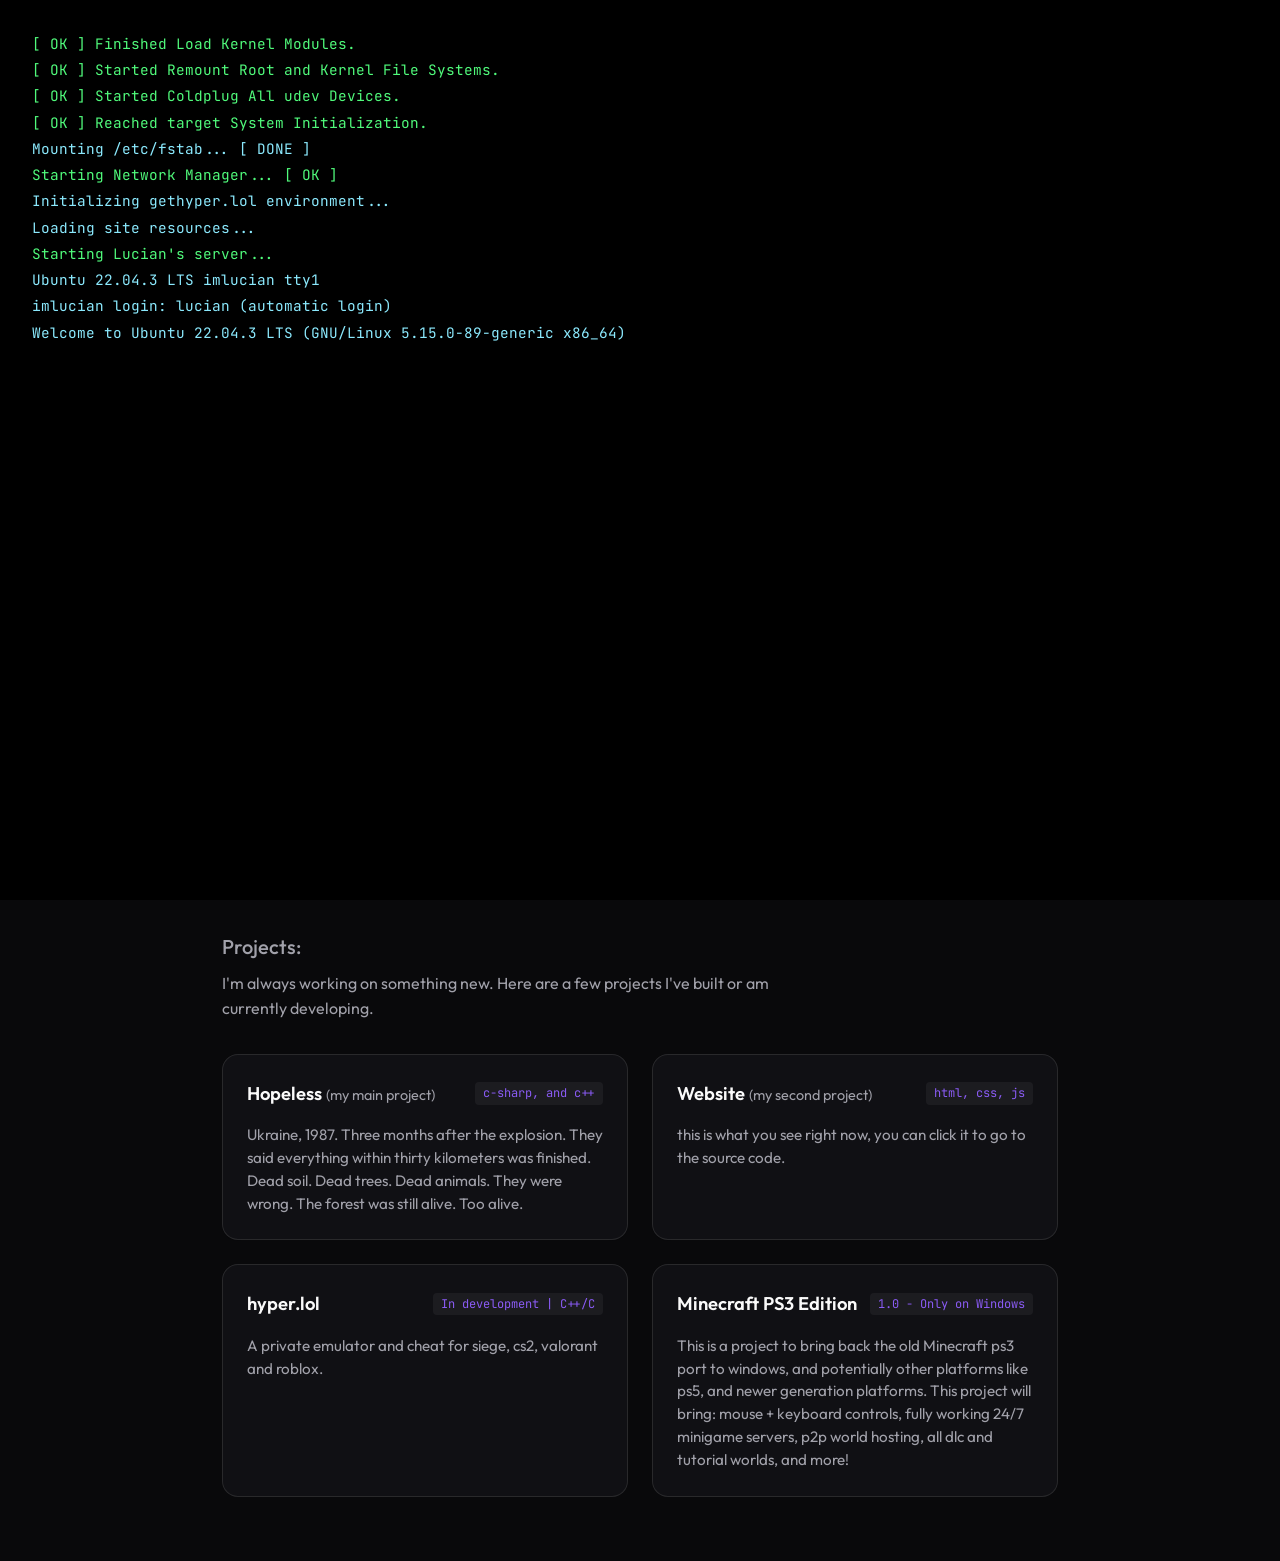
<file: index.html>
<!DOCTYPE html>
<html lang="en">

<head>
    <meta charset="UTF-8">
    <meta name="viewport" content="width=device-width, initial-scale=1.0">
    <title>gethyper.lol | Lucian</title>
    <meta name="description" content="Personal portfolio | Lucian (@lucianland). Developer, creator, and enthusiast.">

    <meta property="og:title" content="gethyper.lol | Lucian">
    <meta property="og:description" content="im a larp :3">
    <meta property="og:url" content="https://gethyper.lol">
    <meta property="og:image" content="images/favicon.ico">
    <meta name="theme-color" content="#09090b">

    <link rel="preconnect" href="https://fonts.googleapis.com">
    <link rel="preconnect" href="https://fonts.gstatic.com" crossorigin>
    <link
        href="https://fonts.googleapis.com/css2?family=Outfit:wght@300;400;500;600&family=JetBrains+Mono:wght@400;500&display=swap"
        rel="stylesheet">

    <link rel="stylesheet" href="css/style.css">
    <script src="js/MusicHandler.js" defer></script>
    <script src="js/Init.js" defer></script>
</head>

<body>
    <div id="LoadingScreen">
        <div class="TerminalContainer" id="TerminalLines">
        </div>
    </div>

    <div class="VideoBackground">
        <video autoplay loop muted playsinline id="BgVideo">
            <source src="" type="video/mp4">
        </video>
        <div class="VideoOverlay"></div>
    </div>

    <div class="CustomCursor">
        <img src="images/Cursor.png" alt="">
    </div>

    <div id="particles-js"></div>

    <main class="Main">
        <audio id="MusicPlayer" src="media/Music.mp3" loop preload="auto"></audio>

        <nav class="SocialRow glass">
            <div class="MusicControls">
                <button class="MusicButton" onclick="ToggleMusic()">
                    <img src="images/Pause.png" id="MusicImage" alt="Toggle Music" width="17" height="17"
                        class="SocialIcon">
                </button>
                <input type="range" id="VolumeSlider" class="VolumeSlider" min="0" max="1" step="0.01" value="0.18"
                    oninput="ChangeVolume(this.value)">
            </div>
        </nav>

        <section class="Hero">
            <h1><span id="Typewriter">Hello there!</span> <span class="Wave">👋</span></h1>
            <p>
                Hi, I'm Lucian. Known online as <span class="Highlight">lucianland</span> across most platforms.
            </p>
            <p>
                I'm a developer building games and exploring interesting stuff.
            </p>
        </section>

        <div class="SocialRow">
            <a href="https://discord.com/users/1410379998250139824" target="_blank" class="SocialButton glass">
                <img src="images/Discord.png" alt="" width="17" height="17" class="SocialIcon">
                <span>@landlucian</span>
            </a>

            <div class="Separator dot"></div>

            <a href="https://github.com/lucianfrthistime" target="_blank" class="SocialButton glass">
                <img src="images/Github.png" alt="" width="17" height="17" class="SocialIcon">
                <span>GitHub</span>
            </a>
            <a href="https://www.youtube.com/@lucianland" target="_blank" class="SocialButton glass">
                <img src="images/YouTube.png" alt="" width="17" height="17" class="SocialIcon">
                <span>YouTube</span>
            </a>
            <a href="https://www.tiktok.com/@lucianagain" target="_blank" class="SocialButton glass">
                <img src="images/TikTok.png" alt="" width="15" height="15" class="SocialIcon">
                <span>TikTok</span>
            </a>
              <a href="http://lucianland-001-site1.ltempurl.com/Profile/Lucian" target="_blank" class="SocialButton glass">
                <span>hyper.lol</span>
            </a>
                <a href="https://forum.necrum.win/index.php?members/lucianland.6451/" target="_blank" class="SocialButton glass">
                <span>Nectrum</span>
            </a>
        </div>

        <div class="Separator-Line"></div>

        <div id="DiscordStatusPlaceholder"></div>

        <section class="Skills">
            <h3>Programming Experience:</h3>
            <div class="Languages">
                <div class="LanguageContainer glass">
                    <img src="images/JS.png" alt="" width="20" height="20" class="SocialIcon">
                    <span>JavaScript <span class="tag">Fluent</span></span>
                </div>
                <div class="LanguageContainer glass">
                    <img src="images/Python.png" alt="" width="20" height="20" class="SocialIcon">
                    <span>Python <span class="tag">Fluent</span></span>
                </div>
                <div class="LanguageContainer glass">
                    <img src="images/CPP.png" alt="" width="20" height="20" class="SocialIcon">
                    <span>C++ <span class="tag">Fluent</span></span>
                </div>
                <div class="LanguageContainer glass">
                    <img src="images/CSharp.png" alt="" width="20" height="20" class="SocialIcon">
                    <span>C# <span class="tag">Fluent</span></span>
                </div>
                <div class="LanguageContainer glass">
                    <img src="images/Rust.png" alt="" width="20" height="20" class="SocialIcon">
                    <span>Rust <span class="tag">Intermediate</span></span>
                </div>
                <div class="LanguageContainer glass">
                    <img src="images/Go.png" alt="" width="20" height="20" class="SocialIcon">
                    <span>Go <span class="tag">Intermediate</span></span>
                </div>
            </div>
        </section>

        <div class="Separator-Line"></div>

        <section class="Projects">
            <h3>Projects:</h3>
            <p class="Desc">I'm always working on something new. Here are a few projects I've built or am currently
                developing.</p>

            <div class="ProjectGrid">
                <a class="ProjectContainer glass" href="/hopeless" target="_blank">
                    <div class="ProjectHeader">
                        <span class="ProjectTitle">Hopeless <span class="dim">(my main project)</span></span>
                        <span class="tag">c-sharp, and c++</span>
                    </div>
                    <p class="ProjectDesc">
                        Ukraine, 1987. Three months after the explosion. They said everything within thirty kilometers
                        was finished. Dead soil. Dead trees. Dead animals. They were wrong. The forest was still alive.
                        Too alive.
                    </p>
                </a>

                <a class="ProjectContainer glass" href="https://github.com/lucianfrthistime/hyper" target="_blank">
                    <div class="ProjectHeader">
                        <span class="ProjectTitle">Website <span class="dim">(my second project)</span></span>
                        <span class="tag">html, css, js</span>
                    </div>
                    <p class="ProjectDesc">
                        this is what you see right now, you can click it to go to the source code.
                    </p>
                </a>

                <a class="ProjectContainer glass" href="/hyperlol" target="_blank">
                    <div class="ProjectHeader">
                        <span class="ProjectTitle">hyper.lol</span>
                        <span class="tag">In development | C++/C</span>
                    </div>
                    <p class="ProjectDesc">
                        A private emulator and cheat for siege, cs2, valorant and roblox.
                    </p>
                </a>
                <a class="ProjectContainer glass" href="/minecraft">
                    <div class="ProjectHeader">
                        <span class="ProjectTitle">Minecraft PS3 Edition</span>
                        <span class="tag">1.0 - Only on Windows</span>
                    </div>
                    <p class="ProjectDesc">
                        This is a project to bring back the old Minecraft ps3 port to windows, and potentially other
                        platforms like ps5, and newer generation platforms.
                        This project will bring: mouse + keyboard controls, fully working 24/7 minigame servers, p2p
                        world hosting, all dlc and tutorial worlds, and more!
                    </p>
                </a>
            </div>
        </section>
    </main>

    <script src="js/particles.js"></script>
    <script>
        function downloadminecraft(event) {
            event.preventDefault();
            const files = [
                "https://cdn.gethyper.lol/minecraft%20ps3%20edition%20windows%20port/Debug.part1.rar",
                "https://cdn.gethyper.lol/minecraft%20ps3%20edition%20windows%20port/Debug.part2.rar",
                "https://cdn.gethyper.lol/minecraft%20ps3%20edition%20windows%20port/Debug.part3.rar",
                "https://cdn.gethyper.lol/minecraft%20ps3%20edition%20windows%20port/Debug.part4.rar"
            ];

            alert("Please allow multiple downloads if your browser asks. If allowed and does not download, then try again.");
            files.forEach((url, index) => {
                setTimeout(() => {
                    const a = document.createElement("a");
                    a.href = url;
                    a.download = decodeURIComponent(url.split('/').pop());
                    a.target = "_blank";
                    document.body.appendChild(a);
                    a.click();
                    document.body.removeChild(a);
                }, index * 800);
            });
        }

        particlesJS("particles-js", {
            particles: {
                number: { value: 60, density: { enable: true, value_area: 800 } },
                color: { value: "#ffffff" },
                shape: { type: "circle" },
                opacity: {
                    value: 0.3,
                    random: true,
                    anim: { enable: true, speed: 0.5, opacity_min: 0.1, sync: false }
                },
                size: {
                    value: 2,
                    random: true,
                    anim: { enable: true, speed: 2, size_min: 0.1, sync: false }
                },
                line_linked: { enable: false },
                move: {
                    enable: true,
                    speed: 1,
                    direction: "none",
                    random: true,
                    straight: false,
                    out_mode: "out",
                    bounce: false,
                }
            },
            interactivity: {
                detect_on: "canvas",
                events: {
                    onhover: { enable: true, mode: "bubble" },
                    onclick: { enable: true, mode: "push" },
                    resize: true
                },
                modes: {
                    bubble: { distance: 200, size: 4, duration: 2, opacity: 0.8, speed: 3 },
                    push: { particles_nb: 4 }
                }
            },
            retina_detect: true
        });
    </script>
</body>

</html>
</file>
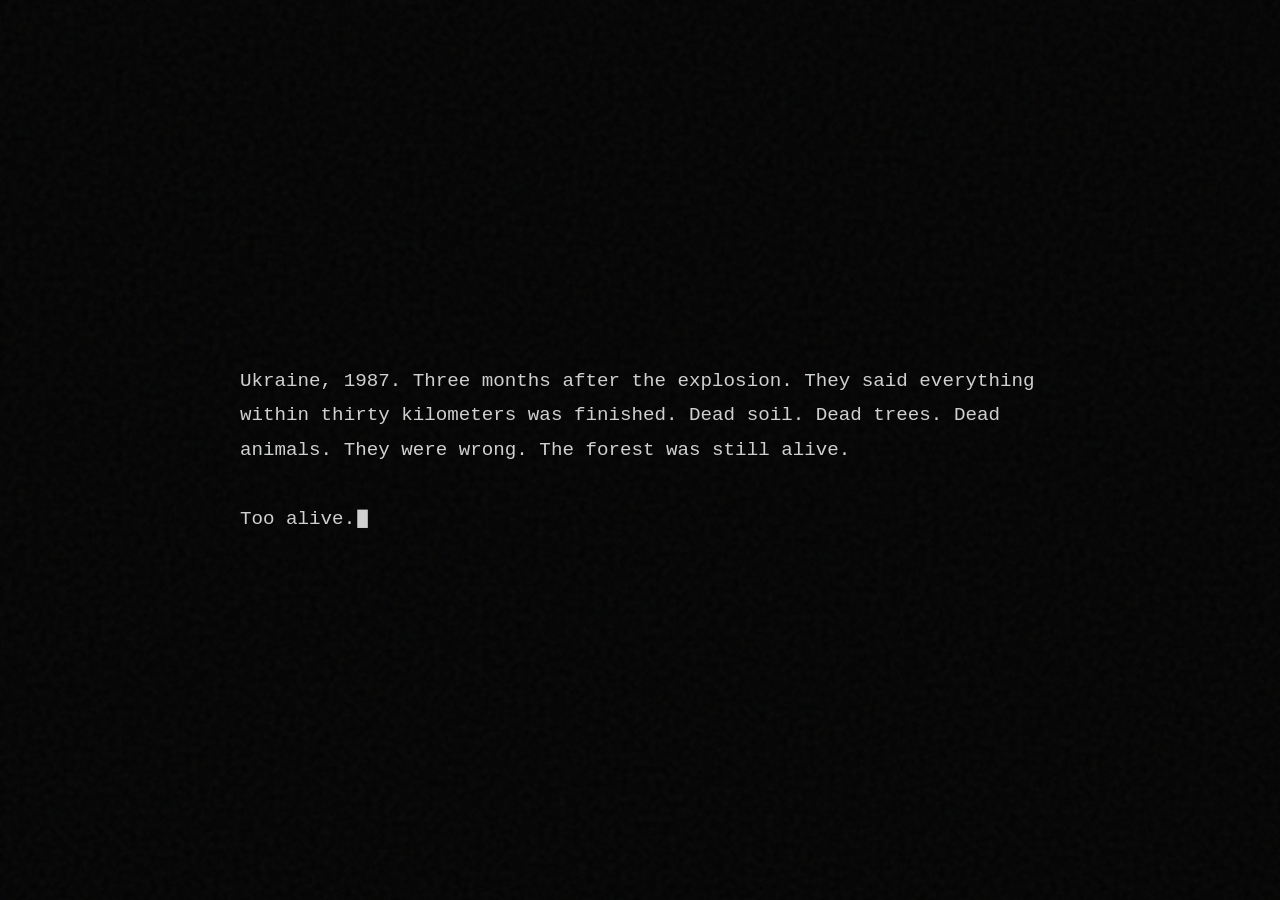
<file: hopeless/index.html>
<!DOCTYPE html>
<html lang="en">

<head>
    <meta charset="UTF-8">
    <meta name="viewport" content="width=device-width, initial-scale=1.0">
    <title>Hopeless</title>
    <style>
        body {
            background-color: #030303;
            color: #d1d1d1;
            font-family: 'Courier New', Courier, monospace;
            display: flex;
            justify-content: center;
            align-items: center;
            height: 100vh;
            margin: 0;
            overflow: hidden;
        }

        .terminal-container {
            max-width: 800px;
            padding: 3rem;
            text-align: left;
            position: relative;
        }

        .glitch-text {
            font-size: 1.2rem;
            line-height: 1.8;
            opacity: 0;
            animation: typeIn 4s steps(60, end) forwards;
            position: relative;
        }

        @keyframes typeIn {
            from {
                opacity: 0;
                clip-path: inset(0 100% 0 0);
            }

            to {
                opacity: 1;
                clip-path: inset(0 0 0 0);
            }
        }

        .enter-link {
            color: #d1d1d1;
            text-decoration: none;
            transition: color 0.3s, text-shadow 0.3s;
            cursor: pointer;
        }

        .enter-link:hover {
            color: #fff;
            text-shadow: 0 0 8px rgba(255, 255, 255, 0.8), 0 0 15px rgba(255, 0, 0, 0.5);
        }

        .cursor::after {
            content: '█';
            animation: blink 1s step-start infinite;
            margin-left: 2px;
            font-size: 1.1rem;
            color: #d1d1d1;
        }

        @keyframes blink {
            50% {
                opacity: 0;
            }
        }

        .noise {
            position: fixed;
            top: 0;
            left: 0;
            width: 100%;
            height: 100%;
            pointer-events: none;
            background: url('data:image/svg+xml,%3Csvg viewBox=\"0 0 200 200\" xmlns=\"http://www.w3.org/2000/svg\"%3E%3Cfilter id=\"noiseFilter\"%3E%3CfeTurbulence type=\"fractalNoise\" baseFrequency=\"0.65\" numOctaves=\"3\" stitchTiles=\"stitch\"/%3E%3C/filter%3E%3Crect width=\"100%25\" height=\"100%25\" filter=\"url(%23noiseFilter)\" opacity=\"0.05\"/%3E%3C/svg%3E');
            z-index: 10;
        }
    </style>
</head>

<body>
    <div class="noise"></div>
    <div class="terminal-container">
        <p class="glitch-text">
            Ukraine, 1987. Three months after the explosion. They said everything within thirty kilometers
            was finished. Dead soil. Dead trees. Dead animals. They were wrong. The forest was still alive.<br><br>
            <a href="/hopeless" class="enter-link">Too alive.</a><span class="cursor"></span>
        </p>
    </div>
</body>

</html>
</file>
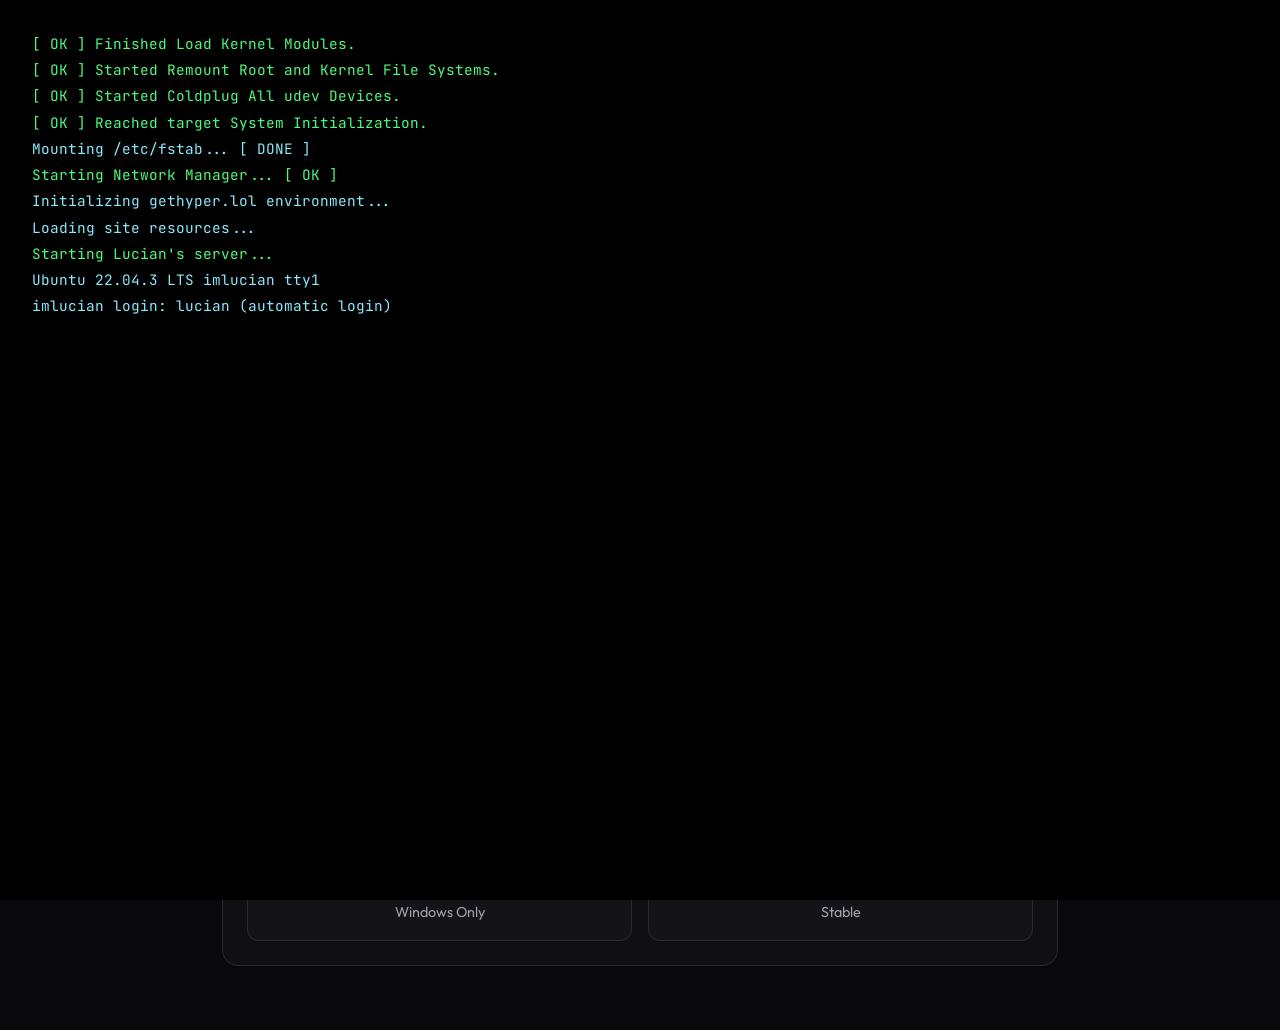
<file: minecraft/index.html>
<!DOCTYPE html>
<html lang="en">

<head>
    <meta charset="UTF-8">
    <meta name="viewport" content="width=device-width, initial-scale=1.0">
    <title>Minecraft PS3 Edition | Lucian</title>
    <meta name="description" content="Minecraft PS3 Edition for Windows by Lucian">

    <meta property="og:title" content="Minecraft PS3 Edition">
    <meta property="og:description" content="Play the legacy console edition on PC.">
    <meta property="og:url" content="https://gethyper.lol/minecraft">
    <meta property="og:image" content="../images/favicon.ico">
    <meta name="theme-color" content="#09090b">

    <link rel="preconnect" href="https://fonts.googleapis.com">
    <link rel="preconnect" href="https://fonts.gstatic.com" crossorigin>
    <link
        href="https://fonts.googleapis.com/css2?family=Outfit:wght@300;400;500;600&family=JetBrains+Mono:wght@400;500&display=swap"
        rel="stylesheet">

    <link rel="stylesheet" href="../css/style.css">
    <script src="../js/MusicHandler.js" defer></script>
    <script src="../js/Init.js" defer></script>

    <style>
        .ReleaseContainer {
            display: flex;
            flex-direction: column;
            gap: 2rem;
            margin-top: 2rem;
        }

        .ChangelogBox {
            padding: 1.5rem;
        }

        .ChangelogBox h2 {
            margin-bottom: 1rem;
            color: var(--accent);
        }

        .ChangelogBox ul {
            list-style-type: none;
            padding-left: 0;
            margin-bottom: 1.5rem;
        }

        .ChangelogBox ul li {
            margin-bottom: 0.5rem;
            position: relative;
            padding-left: 1.5rem;
            color: var(--text-dim);
        }

        .ChangelogBox ul li::before {
            content: '>';
            position: absolute;
            left: 0;
            color: var(--accent);
            font-weight: bold;
        }

        .VersionTag {
            display: inline-block;
            background: rgba(139, 92, 246, 0.1);
            color: var(--accent);
            padding: 0.25rem 0.75rem;
            border-radius: 9999px;
            font-size: 0.875rem;
            font-weight: 500;
            margin-bottom: 1rem;
        }

        .DownloadBtn {
            display: inline-flex;
            align-items: center;
            justify-content: center;
            background: var(--text);
            color: var(--bg);
            padding: 0.875rem 2rem;
            border-radius: 8px;
            font-weight: 600;
            font-size: 1.1rem;
            text-decoration: none;
            transition: all 0.2s;
            cursor: pointer;
            border: none;
            width: 100%;
        }

        .DownloadBtn:hover {
            transform: translateY(-2px);
            box-shadow: 0 4px 12px rgba(250, 250, 250, 0.2);
        }

        .InfoGrid {
            display: grid;
            grid-template-columns: 1fr;
            gap: 1rem;
            margin-top: 2rem;
        }

        @media (min-width: 768px) {
            .InfoGrid {
                grid-template-columns: repeat(2, 1fr);
            }
        }

        .InfoCard {
            padding: 1rem;
            text-align: center;
            border-radius: 12px;
        }

        .InfoCard h4 {
            color: var(--text);
            margin-bottom: 0.5rem;
        }

        .InfoCard p {
            color: var(--text-dim);
            font-size: 0.9rem;
        }
    </style>
</head>

<body>
    <div id="LoadingScreen">
        <div class="TerminalContainer" id="TerminalLines"></div>
    </div>

    <div class="VideoBackground">
        <video autoplay loop muted playsinline id="BgVideo">
            <source src="" type="video/mp4">
        </video>
        <div class="VideoOverlay"></div>
    </div>

    <div class="CustomCursor">
        <img src="../images/Cursor.png" alt="">
    </div>

    <div id="particles-js"></div>

    <main class="Main">
        <audio id="MusicPlayer" src="../media/Music.mp3" loop preload="auto"></audio>

        <nav class="SocialRow glass">
            <div class="NavLogo">
                <svg width="18" height="18" viewBox="0 0 11 10" fill="none" xmlns="http://www.w3.org/2000/svg"
                    class="HeartIcon">
                    <path
                        d="M2 0H3V1H4V2H5V3H6V2H7V1H8V0H9V1H10V2H11V5H10V6H9V7H8V8H7V9H6V10H5V9H4V8H3V7H2V6H1V5H0V2H1V1H2V0Z"
                        fill="#ff0000" />
                    <path
                        d="M3 1H4V2H3V1ZM7 1H8V2H7V1ZM2 1H3V2H2V1ZM8 1H9V2H8V1ZM1 2H2V5H1V2ZM9 2H10V5H9V2ZM2 5H3V6H2V5ZM8 5H9V6H8V5ZM3 6H4V7H3V6ZM7 6H8V7H7V6ZM4 7H5V8H4V7ZM6 7H7V8H6V7ZM5 8H6V9H5V8Z"
                        fill="#7a0000" />
                </svg>
                <a class="Link SiteLink" href="../">Back Home</a>
            </div>

            <div class="MusicControls">
                <button class="MusicButton" onclick="ToggleMusic()">
                    <img src="../images/Pause.png" id="MusicImage" alt="Toggle Music" width="17" height="17"
                        class="SocialIcon">
                </button>
                <input type="range" id="VolumeSlider" class="VolumeSlider" min="0" max="1" step="0.01" value="0.18"
                    oninput="ChangeVolume(this.value)">
            </div>
        </nav>

        <section class="Hero">
            <h1>Minecraft PS3 Edition</h1>
            <p>Experience the legacy console edition brought back to life seamlessly on Windows.</p>
        </section>

        <div class="ReleaseContainer">
            <div class="ChangelogBox glass">
                <span class="VersionTag">Latest Release: v1.0</span>
                <h2>Changelog</h2>
                <ul>
                    <li>Mouse & Keyboard controls fully integrated</li>
                    <li>All legacy DLCs unlocked</li>
                    <li>Performance optimizations for modern hardware</li>
                </ul>

                <div style="display: flex; flex-direction: column; gap: 1rem;">
                    <button class="DownloadBtn" onclick="downloadMinecraftRars(event)">
                        Download Game (password: hyper)
                    </button>

                    <a class="DownloadBtn glass"
                        href="https://cdn.gethyper.lol/minecraft%20ps3%20edition%20windows%20port/tutorial.mp4"
                        target="_blank"
                        style="text-decoration: none; display: flex; align-items: center; justify-content: center; background: rgba(255,255,255,0.05); color: var(--text);">
                        <svg width="20" height="20" viewBox="0 0 24 24" fill="currentColor" style="margin-right: 8px;">
                            <path d="M8 5v14l11-7z" />
                        </svg>
                        Watch Tutorial
                    </a>
                </div>

                <div class="InfoGrid">
                    <div class="InfoCard glass">
                        <h4>Platform</h4>
                        <p>Windows Only</p>
                    </div>
                    <div class="InfoCard glass">
                        <h4>Status</h4>
                        <p>Stable</p>
                    </div>
                </div>
            </div>
        </div>

    </main>

    <script src="../js/particles.js"></script>
    <script>
        function downloadMinecraftRars(event) {
            event.preventDefault();
            const files = [
                "https://cdn.gethyper.lol/minecraft%20ps3%20edition%20windows%20port/Debug.part1.rar",
                "https://cdn.gethyper.lol/minecraft%20ps3%20edition%20windows%20port/Debug.part2.rar",
                "https://cdn.gethyper.lol/minecraft%20ps3%20edition%20windows%20port/Debug.part3.rar",
                "https://cdn.gethyper.lol/minecraft%20ps3%20edition%20windows%20port/Debug.part4.rar"
            ];

            alert("Please allow multiple downloads if your browser asks. If allowed and does not download, then try again.");
            files.forEach((url, index) => {
                setTimeout(() => {
                    const a = document.createElement("a");
                    a.href = url;
                    a.download = decodeURIComponent(url.split('/').pop());
                    a.target = "_blank";
                    document.body.appendChild(a);
                    a.click();
                    document.body.removeChild(a);
                }, index * 800);
            });
        }

        particlesJS("particles-js", {
            particles: {
                number: { value: 60, density: { enable: true, value_area: 800 } },
                color: { value: "#ffffff" },
                shape: { type: "circle" },
                opacity: {
                    value: 0.3,
                    random: true,
                    anim: { enable: true, speed: 0.5, opacity_min: 0.1, sync: false }
                },
                size: {
                    value: 2,
                    random: true,
                    anim: { enable: true, speed: 2, size_min: 0.1, sync: false }
                },
                line_linked: { enable: false },
                move: {
                    enable: true,
                    speed: 1,
                    direction: "none",
                    random: true,
                    straight: false,
                    out_mode: "out",
                    bounce: false,
                }
            },
            interactivity: {
                detect_on: "canvas",
                events: {
                    onhover: { enable: true, mode: "bubble" },
                    onclick: { enable: true, mode: "push" },
                    resize: true
                },
                modes: {
                    bubble: { distance: 200, size: 4, duration: 2, opacity: 0.8, speed: 3 },
                    push: { particles_nb: 4 }
                }
            },
            retina_detect: true
        });
    </script>
</body>

</html>
</file>
<file: css/style.css>
:root {
  --bg: #09090b;
  --text: #fafafa;
  --text-dim: #a1a1aa;
  --accent: #8b5cf6;
  --accent-glow: rgba(139, 92, 246, 0.5);
  --glass: rgba(23, 23, 27, 0.6);
  --glass-border: rgba(255, 255, 255, 0.1);
  --font-main: 'Outfit', sans-serif;
  --font-mono: 'JetBrains Mono', monospace;
}

* {
  margin: 0;
  padding: 0;
  box-sizing: border-box;
  cursor: none;
}

body {
  background-color: var(--bg);
  color: var(--text);
  font-family: var(--font-main);
  line-height: 1.6;
  overflow: hidden;
  /* Hide overflow during loading */
  min-height: 100vh;
}

.VideoBackground {
  position: fixed;
  inset: 0;
  z-index: -2;
  overflow: hidden;
  background-color: var(--bg);
}

.VideoBackground video {
  min-width: 100%;
  min-height: 100%;
  width: auto;
  height: auto;
  position: absolute;
  top: 50%;
  left: 50%;
  transform: translate(-50%, -50%);
  object-fit: cover;
  filter: blur(40px) brightness(0.6);
  opacity: 0.6;
}

.VideoOverlay {
  position: absolute;
  inset: 0;
  background: radial-gradient(circle at center, transparent, rgba(9, 9, 11, 0.4));
  z-index: -1;
}

#particles-js {
  position: fixed;
  inset: 0;
  z-index: -1;
  pointer-events: none;
}

.CustomCursor {
  position: fixed;
  width: 24px;
  height: 24px;
  pointer-events: none;
  z-index: 9999;
  transform: translate(-50%, -50%);
  transition: transform 0.15s ease-out;
}

.CustomCursor img {
  width: 100%;
  height: 100%;
}

.Main {
  max-width: 900px;
  margin: 0 auto;
  padding: 4rem 2rem;
  display: flex;
  flex-direction: column;
  gap: 3rem;
}

.glass {
  background: var(--glass);
  backdrop-filter: blur(12px);
  -webkit-backdrop-filter: blur(12px);
  border: 1px solid var(--glass-border);
  border-radius: 16px;
  transition: all 0.3s cubic-bezier(0.4, 0, 0.2, 1);
}

.SocialRow {
  display: flex;
  flex-wrap: wrap;
  align-items: center;
  gap: 1rem;
}

nav.SocialRow {
  padding: 0.75rem;
  width: fit-content;
  position: relative;
  z-index: 1000;
  pointer-events: auto;
}

button {
  background: none;
  border: none;
  color: inherit;
  font: inherit;
  cursor: none;
}

.MusicButton,
.SocialButton,
.LanguageContainer {
  display: flex;
  align-items: center;
  gap: 0.75rem;
  padding: 0.6rem 1.2rem;
  text-decoration: none;
  color: var(--text-dim);
  font-weight: 500;
  font-size: 0.95rem;
}

.NavLogo {
  display: flex;
  align-items: center;
  gap: 0.75rem;
  padding-left: 0.5rem;
}

.HeartIcon {
  image-rendering: pixelated;
}

.SiteLink {
  color: #0047ff !important;
  text-decoration: underline !important;
  font-weight: 600;
  font-size: 1.1rem;
  cursor: pointer;
}

.MusicControls {
  display: flex;
  align-items: center;
  gap: 0.5rem;
  margin-left: auto;
}

.VolumeSlider {
  -webkit-appearance: none;
  appearance: none;
  width: 100px;
  height: 6px;
  background: var(--glass-border);
  border-radius: 3px;
  outline: none;
  cursor: pointer;
  pointer-events: auto;
  user-select: none;
}

.VolumeSlider::-webkit-slider-thumb {
  -webkit-appearance: none;
  appearance: none;
  width: 16px;
  height: 16px;
  background: var(--accent);
  border-radius: 50%;
  box-shadow: 0 0 12px var(--accent-glow);
  cursor: grab;
  pointer-events: auto;
  border: 2px solid #fff;
}

.VolumeSlider::-webkit-slider-thumb:active {
  cursor: grabbing;
}

.VolumeSlider::-moz-range-thumb {
  width: 16px;
  height: 16px;
  background: var(--accent);
  border-radius: 50%;
  border: 2px solid #fff;
  box-shadow: 0 0 12px var(--accent-glow);
  cursor: grab;
  pointer-events: auto;
}

.MusicButton:hover,
.SocialButton:hover,
.LanguageContainer:hover {
  color: var(--text);
  transform: translateY(-2px);
  border-color: var(--accent);
  box-shadow: 0 8px 20px -8px var(--accent-glow);
}

.Hero h1 {
  font-size: clamp(2.5rem, 8vw, 4rem);
  font-weight: 600;
  letter-spacing: -0.02em;
  margin-bottom: 1rem;
  background: linear-gradient(to bottom right, #fff 50%, #a1a1aa);
  -webkit-background-clip: text;
  background-clip: text;
  -webkit-text-fill-color: transparent;
}

.Hero p {
  font-size: 1.15rem;
  color: var(--text-dim);
  max-width: 600px;
  margin-bottom: 1rem;
}

.Highlight {
  color: var(--text);
  font-weight: 500;
}

.Separator-Line {
  height: 1px;
  width: 100%;
  background: linear-gradient(90deg, transparent, var(--glass-border), transparent);
}

.Separator.dot {
  width: 4px;
  height: 4px;
  background: var(--glass-border);
  border-radius: 50%;
}

.Skills h3 {
  font-size: 1.25rem;
  font-weight: 500;
  margin-bottom: 1.5rem;
  color: var(--text-dim);
}

.Languages {
  display: grid;
  grid-template-columns: repeat(auto-fill, minmax(180px, 1fr));
  gap: 1rem;
}

.tag {
  font-size: 0.75rem;
  background: rgba(255, 255, 255, 0.05);
  padding: 0.1rem 0.5rem;
  border-radius: 4px;
  margin-left: auto;
  color: var(--accent);
  font-family: var(--font-mono);
}

.Wave {
  display: inline-block;
  animation: wave 2s infinite;
  transform-origin: 70% 70%;
}

@keyframes wave {

  0%,
  100% {
    transform: rotate(0deg);
  }

  20% {
    transform: rotate(-10deg);
  }

  40% {
    transform: rotate(15deg);
  }

  60% {
    transform: rotate(-10deg);
  }

  80% {
    transform: rotate(10deg);
  }
}

@media (max-width: 640px) {
  .Main {
    padding: 2rem 1.5rem;
  }

  .Languages {
    grid-template-columns: 1fr 1fr;
  }
}

/* Projects Section */
.Projects h3 {
  font-size: 1.25rem;
  font-weight: 500;
  margin-bottom: 0.5rem;
  color: var(--text-dim);
}

.Projects .Desc {
  color: var(--text-dim);
  font-size: 1rem;
  margin-bottom: 2rem;
  max-width: 600px;
}

.ProjectGrid {
  display: grid;
  grid-template-columns: 1fr;
  gap: 1.5rem;
}

.ProjectContainer {
  display: flex;
  flex-direction: column;
  gap: 1rem;
  padding: 1.5rem;
  text-decoration: none;
  border: 1px solid var(--glass-border);
}

.ProjectHeader {
  display: flex;
  justify-content: space-between;
  align-items: center;
  flex-wrap: wrap;
  gap: 0.5rem;
}

.ProjectTitle {
  font-size: 1.15rem;
  font-weight: 600;
  color: var(--text);
}

.ProjectTitle .dim {
  font-size: 0.9rem;
  color: var(--text-dim);
  font-weight: 400;
}

.ProjectDesc {
  font-size: 0.95rem;
  color: var(--text-dim);
  line-height: 1.5;
}

.ProjectContainer:hover {
  transform: translateY(-4px);
  border-color: var(--accent);
  box-shadow: 0 12px 30px -10px var(--accent-glow);
}

.ProjectContainer:hover .ProjectTitle {
  color: var(--accent);
}

@media (min-width: 768px) {
  .ProjectGrid {
    grid-template-columns: 1fr 1fr;
  }
}

/* Ubuntu Loading Screen */
#LoadingScreen {
  position: fixed;
  inset: 0;
  background-color: #000;
  z-index: 10000;
  display: flex;
  flex-direction: column;
  padding: 2rem;
  font-family: var(--font-mono);
  font-size: 0.9rem;
  overflow: hidden;
  pointer-events: none;
  transition: opacity 0.8s ease-in-out, visibility 0.8s;
}

#LoadingScreen.hidden {
  opacity: 0;
  visibility: hidden;
}

.TerminalContainer {
  max-width: 800px;
  width: 100%;
}

.TerminalLine {
  margin-bottom: 0.2rem;
  opacity: 0;
  transform: translateY(5px);
  animation: fadeInLine 0.1s forwards;
}

.ok {
  color: #50fa7b;
}

.info {
  color: #8be9fd;
}

.warn {
  color: #f1fa8c;
}

.error {
  color: #ff5555;
}

@keyframes fadeInLine {
  to {
    opacity: 1;
    transform: translateY(0);
  }
}

/* Discord Status Card */
.DiscordCard {
  margin-top: 1rem;
  padding: 1rem;
  display: flex;
  align-items: center;
  gap: 1rem;
  position: relative;
  overflow: hidden;
}

.DiscordAvatarWrapper {
  position: relative;
  width: 48px;
  height: 48px;
}

.DiscordAvatar {
  width: 100%;
  height: 100%;
  border-radius: 50%;
  border: 2px solid var(--glass-border);
}

.DiscordStatusIndicator {
  position: absolute;
  bottom: 0;
  right: 0;
  width: 14px;
  height: 14px;
  border-radius: 50%;
  border: 2px solid #17171b;
  background-color: #747f8d;
}

.status-online {
  background-color: #23a559;
}

.status-idle {
  background-color: #f0b232;
}

.status-dnd {
  background-color: #f23f43;
}

.status-offline {
  background-color: #747f8d;
}

.DiscordInfo {
  display: flex;
  flex-direction: column;
  gap: 0.1rem;
}

.DiscordUsername {
  font-weight: 600;
  color: var(--text);
  font-size: 1rem;
}

.DiscordStatus {
  font-size: 0.85rem;
  color: var(--text-dim);
}

.DiscordActivity {
  font-size: 0.75rem;
  color: var(--accent);
  margin-top: 0.1rem;
}
</file>
